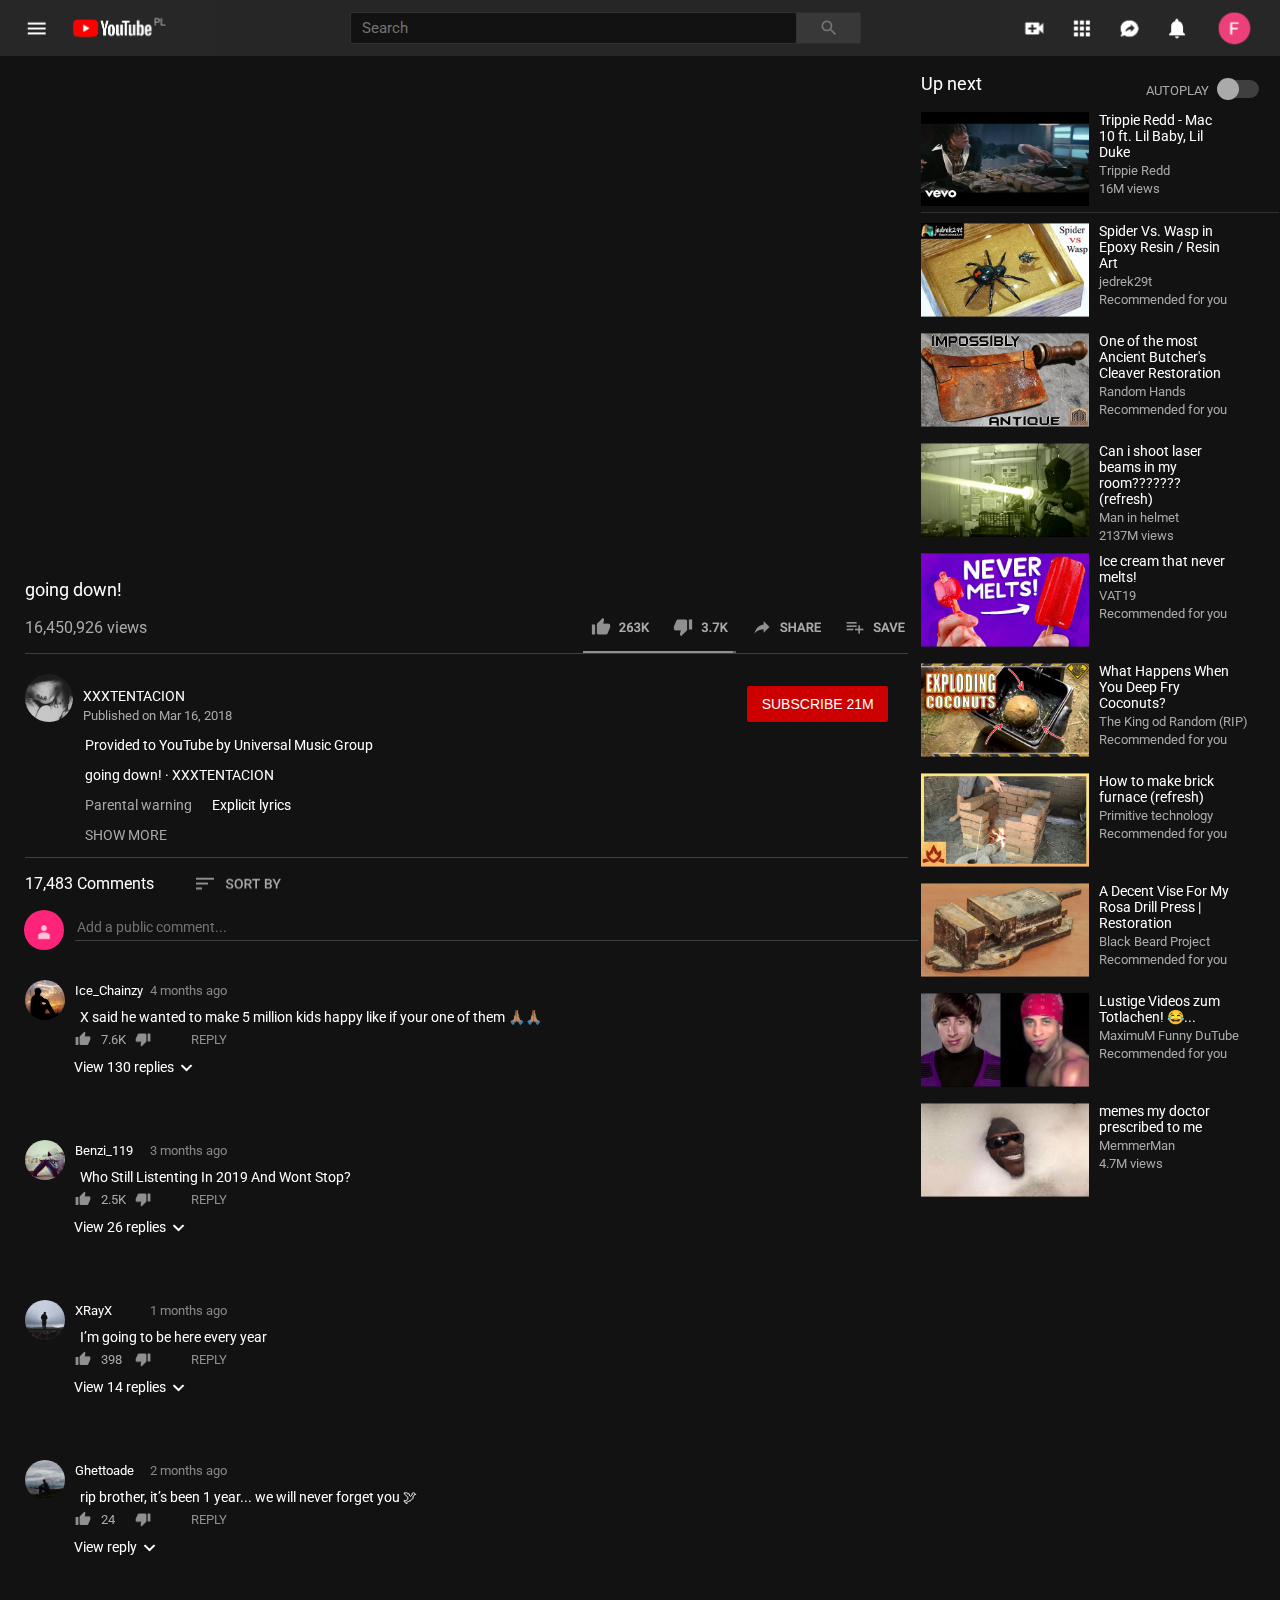
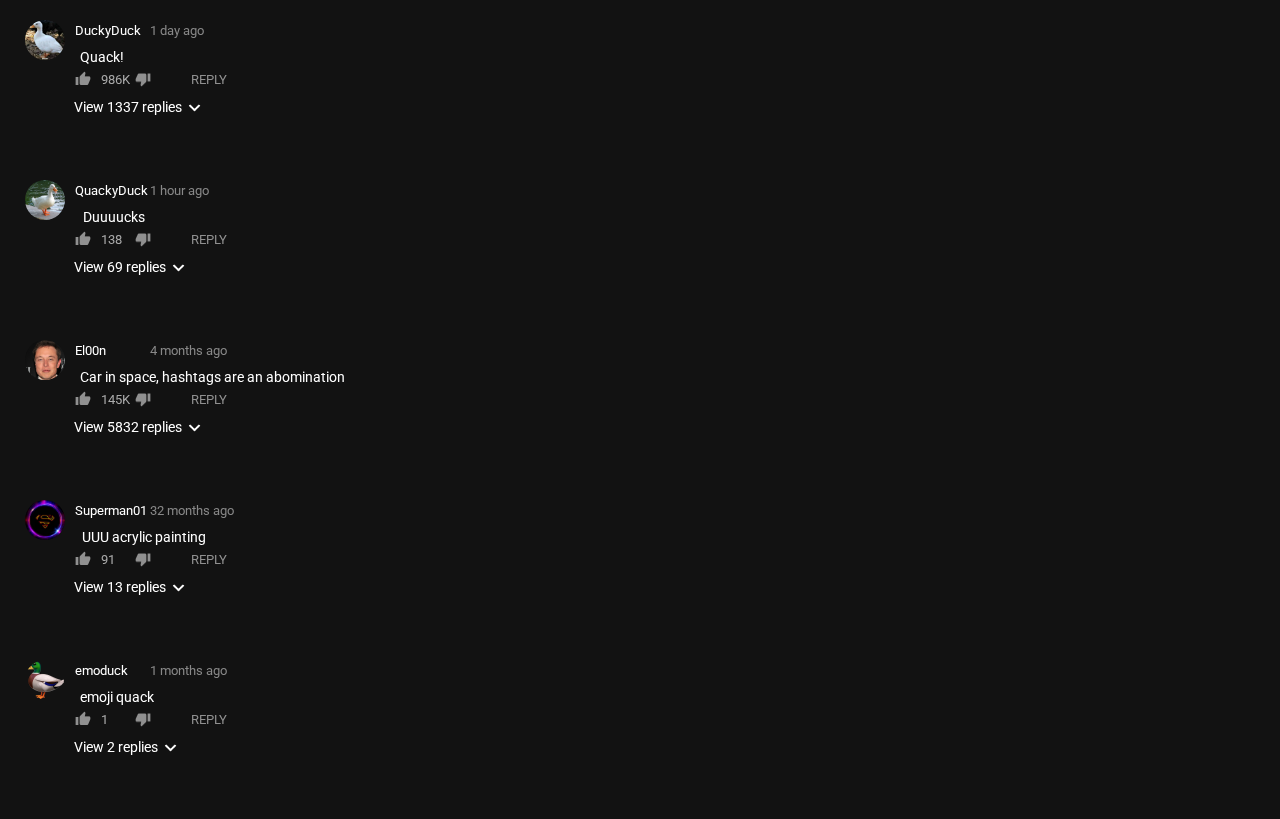
<file: index.html>
<!DOCTYPE html>
<html>
  <head>
    <title>going down! - YouTube</title>
    <link rel="shortcut icon" type="image/png" href="img/favicon.png"/>
    <link rel="stylesheet" href="styles/index.css"/>
    <link href="https://fonts.googleapis.com/css?family=Roboto&display=swap" rel="stylesheet">
  </head>
  <body>
    <header>
      <!-- search bar etc. -->
      <img src="img/left-searchbar.png" height="56px">
      <input type="text" placeholder="Search" class="searchbar">
      <img src="img/search-glass.png" height="32px" class="searchglass">   
      <img src="img/right-searchbar.png" height="56px" class="right-icons">
    </header>
    <section class="video">
      <!-- video, title, comments, description -->
      <iframe width="992" height="558" src="https://www.youtube.com/embed/t557dPspLxo" frameborder="0" allow="accelerometer; autoplay; encrypted-media; gyroscope; picture-in-picture" allowfullscreen></iframe>
    </section>
    <section class="title text">
        <!-- title and description -->
        <p>going down!</p>
        <p class="view-count">16,450,926 views</p>
        <img src="img/likes.png" height="45px" class="likes">
        <section class="channel">
          <img src="img/channel-picture.png" height="48px" width="48px" class="channel-picture">
          <p class="channel-name">XXXTENTACION</p>
          <p class="channel-published">Published on Mar 16, 2018</p>
          <a href="index.html"><button type="button" class="subscribe-button">SUBSCRIBE 21M</button></a>
          <p class="small-text text description">Provided to YouTube by Universal Music Group</p>
          <p class="small-text text description">going down! · XXXTENTACION</p>
          <p class="small-text text description parental-warning">Parental warning</p>
          <p class="small-text text description">Explicit lyrics</p>
          <a href="index.html"><p class="small-text text description parental-warning">SHOW MORE</p></a>
        </section>
        <section class="comments">
          <p class="text comment-count">17,483 Comments</p>
          <a href="index.html"><img src="img/sort-by.png" class="sort-by"></a>
          <img src="img/my-profile-picture.png" class="profile-picture">
          <input type="text" placeholder="Add a public comment..." class="comment-box text">
          <div class="first-comment">
            <img src="img/comment-01.png" height="40px" width="40px" class="comment-picture">
            <p class="text commenter-name">Ice_Chainzy</p>
            <p class="text comment-time">4 months ago</p>
            <p class="comment-text text">X said he wanted to make 5 million kids happy like if your one of them 🙏🏽🙏🏽</p>
            <img src="img/like.png" class="like-image" width="16">
            <p class="like-count text">7.6K</p>
            <img src="img/dislike.png" class="dislike-image" width="16">
            <p class="reply text">REPLY</p>
            <p class="replies text">View 130 replies</p>
            <img src="img/replies-arrow.png" width="15px" class="replies-arrow">
          </div>
          <div class="comment">
            <img src="img/comment-02.png" height="40px" width="40px" class="comment-picture">
            <p class="text commenter-name">Benzi_119</p>
            <p class="text comment-time">3 months ago</p>
            <p class="comment-text text">Who Still Listenting In 2019 And Wont Stop?</p>
            <img src="img/like.png" class="like-image" width="16">
            <p class="like-count text">2.5K</p>
            <img src="img/dislike.png" class="dislike-image" width="16">
            <p class="reply text">REPLY</p>
            <p class="replies text">View 26 replies</p>
            <img src="img/replies-arrow.png" width="15px" class="replies-arrow">
          </div>
          <div class="comment">
            <img src="img/comment-03.png" height="40px" width="40px" class="comment-picture">
            <p class="text commenter-name">XRayX</p>
            <p class="text comment-time">1 months ago</p>
            <p class="comment-text text">I’m going to be here every year</p>
            <img src="img/like.png" class="like-image" width="16">
            <p class="like-count text">398</p>
            <img src="img/dislike.png" class="dislike-image" width="16">
            <p class="reply text">REPLY</p>
            <p class="replies text">View 14 replies</p>
            <img src="img/replies-arrow.png" width="15px" class="replies-arrow">
          </div>
          <div class="comment">
            <img src="img/comment-04.png" height="40px" width="40px" class="comment-picture">
            <p class="text commenter-name">Ghettoade</p>
            <p class="text comment-time">2 months ago</p>
            <p class="comment-text text">rip brother, it’s been 1 year... we will never forget you 🕊</p>
            <img src="img/like.png" class="like-image" width="16">
            <p class="like-count text">24</p>
            <img src="img/dislike.png" class="dislike-image" width="16">
            <p class="reply text">REPLY</p>
            <p class="replies text">View reply</p>
            <img src="img/replies-arrow.png" width="15px" class="replies-arrow">
          </div>
          <div class="comment">
            <img src="img/comment-05.png" height="40px" width="40px" class="comment-picture">
            <p class="text commenter-name">DuckyDuck</p>
            <p class="text comment-time">1 day ago</p>
            <p class="comment-text text">Quack!</p>
            <img src="img/like.png" class="like-image" width="16">
            <p class="like-count text">986K</p>
            <img src="img/dislike.png" class="dislike-image" width="16">
            <p class="reply text">REPLY</p>
            <p class="replies text">View 1337 replies</p>
            <img src="img/replies-arrow.png" width="15px" class="replies-arrow">
          </div>
          <div class="comment">
            <img src="img/comment-06.png" height="40px" width="40px" class="comment-picture">
            <p class="text commenter-name">QuackyDuck</p>
            <p class="text comment-time">1 hour ago</p>
            <p class="comment-text text">Duuuucks</p>
            <img src="img/like.png" class="like-image" width="16">
            <p class="like-count text">138</p>
            <img src="img/dislike.png" class="dislike-image" width="16">
            <p class="reply text">REPLY</p>
            <p class="replies text">View 69 replies</p>
            <img src="img/replies-arrow.png" width="15px" class="replies-arrow">
          </div>
          <div class="comment">
            <img src="img/comment-07.png" height="40px" width="40px" class="comment-picture">
            <p class="text commenter-name">El00n</p>
            <p class="text comment-time">4 months ago</p>
            <p class="comment-text text">Car in space, hashtags are an abomination</p>
            <img src="img/like.png" class="like-image" width="16">
            <p class="like-count text">145K</p>
            <img src="img/dislike.png" class="dislike-image" width="16">
            <p class="reply text">REPLY</p>
            <p class="replies text">View 5832 replies</p>
            <img src="img/replies-arrow.png" width="15px" class="replies-arrow">
          </div>
          <div class="comment">
            <img src="img/comment-08.png" height="40px" width="40px" class="comment-picture">
            <p class="text commenter-name">Superman01</p>
            <p class="text comment-time">32 months ago</p>
            <p class="comment-text text">UUU acrylic painting</p>
            <img src="img/like.png" class="like-image" width="16">
            <p class="like-count text">91</p>
            <img src="img/dislike.png" class="dislike-image" width="16">
            <p class="reply text">REPLY</p>
            <p class="replies text">View 13 replies</p>
            <img src="img/replies-arrow.png" width="15px" class="replies-arrow">
          </div>
          <div class="comment">
            <img src="img/comment-09.png" height="40px" width="40px" class="comment-picture">
            <p class="text commenter-name">emoduck</p>
            <p class="text comment-time">1 months ago</p>
            <p class="comment-text text">emoji quack</p>
            <img src="img/like.png" class="like-image" width="16">
            <p class="like-count text">1</p>
            <img src="img/dislike.png" class="dislike-image" width="16">
            <p class="reply text">REPLY</p>
            <p class="replies text">View 2 replies</p>
            <img src="img/replies-arrow.png" width="15px" class="replies-arrow">
          </div>
        </section>
    </section>
    
         
    <aside> 
      <!-- suggested videos -->
      <p class="text">Up next</p>
      <p class="text autoplay">AUTOPLAY</p>
      <label class="switch">
        <input type="checkbox">
        <span class="slider round"></span> 
      </label>
      <div class="thumbnail-div first">
        <a href="index.html"><img width="168px" height="94px" src="img/min-01.jpg" class="thumbnail thumbnail-image"></a>
        <p class="text thumbnail-text">Trippie Redd - Mac 10 ft. Lil Baby, Lil Duke</p>
        <p class="text thumbnail-text-gray">Trippie Redd</p>
        <p class="text thumbnail-text-gray">16M views</p>
      </div>
      <div class="thumbnail-div">
        <a href="index.html"><img width="168px" height="94px" src="img/min-02.jpg" class="thumbnail thumbnail-image"></a>
        <p class="text thumbnail-text">Spider Vs. Wasp in Epoxy Resin / Resin Art</p>
        <p class="text thumbnail-text-gray">jedrek29t</p>
        <p class="text thumbnail-text-gray">Recommended for you</p>
      </div>
      <div class="thumbnail-div">
        <a href="index.html"><img width="168px" height="94px" src="img/min-03.jpg" class="thumbnail thumbnail-image"></a>
        <p class="text thumbnail-text">One of the most Ancient Butcher's Cleaver Restoration</p>
        <p class="text thumbnail-text-gray">Random Hands</p>
        <p class="text thumbnail-text-gray">Recommended for you</p>
      </div>
      <div class="thumbnail-div">
        <a href="index.html"><img width="168px" height="94px" src="img/min-04.jpg" class="thumbnail thumbnail-image"></a>
        <p class="text thumbnail-text">Can i shoot laser beams in my room??????? (refresh)</p>
        <p class="text thumbnail-text-gray">Man in helmet</p>
        <p class="text thumbnail-text-gray">2137M views</p>
      </div>
      <div class="thumbnail-div">
        <a href="index.html"><img width="168px" height="94px" src="img/min-05.jpg" class="thumbnail thumbnail-image"></a>
        <p class="text thumbnail-text">Ice cream that never melts!</p>
        <p class="text thumbnail-text-gray">VAT19</p>
        <p class="text thumbnail-text-gray">Recommended for you</p>
      </div>
      <div class="thumbnail-div">
        <a href="index.html"><img width="168px" height="94px" src="img/min-06.jpg" class="thumbnail thumbnail-image"></a>
        <p class="text thumbnail-text">What Happens When You Deep Fry Coconuts?</p>
        <p class="text thumbnail-text-gray">The King od Random (RIP)</p>
        <p class="text thumbnail-text-gray">Recommended for you</p>
      </div>
      <div class="thumbnail-div">
        <a href="index.html"><img width="168px" height="94px" src="img/min-07.jpg" class="thumbnail thumbnail-image"></a>
        <p class="text thumbnail-text">How to make brick furnace (refresh)</p>
        <p class="text thumbnail-text-gray">Primitive technology</p>
        <p class="text thumbnail-text-gray">Recommended for you</p>
      </div>
      <div class="thumbnail-div">
        <a href="index.html"><img width="168px" height="94px" src="img/min-08.jpg" class="thumbnail thumbnail-image"></a>
        <p class="text thumbnail-text">A Decent Vise For My Rosa Drill Press | Restoration</p>
        <p class="text thumbnail-text-gray">Black Beard Project</p>
        <p class="text thumbnail-text-gray">Recommended for you</p>
      </div>
      <div class="thumbnail-div">
        <a href="index.html"><img width="168px" height="94px" src="img/min-09.jpg" class="thumbnail thumbnail-image"></a>
        <p class="text thumbnail-text">Lustige Videos zum Totlachen! 😂... </p>
        <p class="text thumbnail-text-gray">MaximuM Funny DuTube</p>
        <p class="text thumbnail-text-gray">Recommended for you</p>
      </div>
      <div class="thumbnail-div">
        <a href="index.html"><img width="168px" height="94px" src="img/min-10.jpg" class="thumbnail thumbnail-image"></a>
        <p class="text thumbnail-text">memes my doctor prescribed to me</p>
        <p class="text thumbnail-text-gray">MemmerMan</p>
        <p class="text thumbnail-text-gray">4.7M views</p>
      </div>
    </aside>
  </body>
</html>
</file>
<file: styles/index.css>
body {
  background-color: #121212;
  height: 1500px;
  width: 100%;
}

header {
  background-color: #272727fa;
  width: 100%;
  height: 56px;
  position: fixed;
  top: 0;
  left: 0;
  z-index: 10;
}

aside {
  position: absolute;
  top: 55px;
  right: 1px;
  width: 28%;
  height: 1500px;
}

.right-icons {
  position: absolute;
  right: 0;
}

.searchbar {
  background-color: #121212;
  color: #e2e2e2;
  width: 433px;
  height: 28px;
  font-family: Roboto, Arial, sans-serif;
  font-size: 15px;
  position: fixed;
  top: 12px;
  left: 350px;
  border: 1px #303030 solid;
  border-radius: 3px;
  padding-left: 10px;
}

.searchbar::placeholder {
  color: #737373;
  padding-left: 1px;
}

.searchbar:focus {
  border: 1px #1c62b9 solid;
  outline: none;
}

.searchglass {
  position: fixed;
  top: 12px;
  left: 796px;
}

.video {
  position: absolute;
  top: 70px;
  left: 25px;
  width: 100%;
}

.video iframe {
  width: 69vw; 
  height: 38.8vw;
}

.title {
  /* background-color: aqua; */
  position: absolute;
  top: 43.8vw;
  left: 25px;
  
  width: 69%;
  margin: 0 0;
}

.text {
  color: #ffffff;
  font-family: Roboto, Arial, sans-serif;
  font-size: 18px;
}

.view-count {
  font-size: 16px;
  color: #aaaaaa;
  width: 992px;
}

.likes {
  padding: 0;
  margin: 0;
  position: absolute;
  top: 47px;
  left: 60%;
}

.channel {
  border-top: 1px solid #3f3f3f;
  padding-top: 20px;
  border-bottom: 1px solid #3f3f3f;
  padding-bottom: 30px;
}

.channel-picture {
  border-radius: 100px;
  float: left;
  margin-right: 10px;
}

.channel-name {
  font-size: 14px;
}

.channel-published {
  color: #aaaaaa;
  font-size: 13px;
  margin-top: -10px;
}

.subscribe-button {
  float: right;
  background-color: #CC0000;
  border: none;
  border-radius: 2px;
  width: 141px;
  height: 36px;
  color: white;
  font-size: 14px;
  position: relative;
  top: -50px;
  right: 20px;
}

.small-text {
  font-size: 14px;
}

.subscribe-button:focus {
  outline: none;
}

.description {
  margin-left: 60px;
}

.parental-warning {
  color: #aaaaaa;
  float: left;
  margin-right: 20px;
  margin-top: 0;
}

.comment-count {
  font-size: 16px;
  float: left;
  margin-right: 40px;
}

.sort-by {
  width: 87.5px;
  position: relative;
  top: 12px;
}

.profile-picture {
  border-radius: 100px;
  display: block;
  width: 40px;
  position: relative;
  top: 20px;
  left: -170px;
}

.comment-box {
  position: relative;
  left: 50px;
  top: -15px;
  background-color: #121212;
  font-size: 14px;
  border: none;
  border-bottom: 1px solid #3f3f3f;
  padding-bottom: 5px; 
  color: white;
  width: 95%;
}

.comment-box:focus {
  outline: none;
}

.comment-box::placeholder {
  color: #737373;
}

.first-comment {
  margin-top: 24px;
  width: 70%;
  position: relative;
}

.comment {
  margin-top: 24px;
  width: 70%;
  position: relative;
}

.comments {
  display: block;
}

.comment-picture {
  border-radius: 100px;
  float: left;
}

.commenter-name {
  font-size: 13px;
  margin-left: 10px;
  position: relative;
  top: -10px;
  float: left;
}

.comment-time {
  font-size: 13px;
  color: #888888;
  margin-left: 125px;
  position: relative;
  top: 3px;
}

.comment-text {
  font-size: 14px;
  margin-left: 120px;
  position: relative;
  left: -65px;
}

.like-image {
  position: relative;
  left: 50px;
  top: -8px;
  float: left;
}

.like-count {
  position: relative;
  left: 60px;
  top: -7px;
  color: #aaaaaa;
  font-size: 13px;
}

.dislike-image {
  position: relative;
  left: 110px;
  top: -34px;
  float: left;
}

.reply {
  color: #909090;
  font-size: 13px;
  position: relative;
  left: 150px;
  top: -35px;
}

.replies {
  font-size: 14px;
  float: left;
  position: relative;
  top: -50px;
  left: 49px;
}

.replies-arrow {
  position: relative;
  top: -38px;
  left: 54px;
}

/* RIGHT SIDE */
.autoplay {
  font-size: 13px;
  color: #aaaaaa;
  position: absolute;
  top: 15px;
  right: 70px;
}

.thumbnail-text {
  font-size: 14px;
  margin-left: 10px;
  margin-right: 50px;
  margin-top: 0;
  margin-bottom: 0;
}

.thumbnail-div {
  display: block;
  margin-top: 10px;
  height: 100px;
}

.thumbnail-text-gray { 
  justify-content:flex-start; 
  flex-direction: column; 
  font-size: 13px;
  padding-left: 100px;
  color: #aaaaaa;
  margin: 3px 0;  
}

.thumbnail-image {
  float: left;
  margin-right: 10px;
}

.first {
  border-bottom: #303030 1px solid;
  height: 100px;
}



/* The switch - the box around the slider */
.switch {
  position: absolute;
  display: inline-block;
  width: 40px;
  height: 34px;
  right: 20px;
  top: 25px;
}

/* Hide default HTML checkbox */
.switch input {
  opacity: 0;
  width: 0;
  height: 0;
}

/* The slider */
.slider {
  position: absolute;
  cursor: pointer;
  top: 0;
  left: 0;
  right: 0;
  bottom: 0;
  background-color: #3f3f3f;
  -webkit-transition: .4s;
  transition: .4s;
  height: 18px;
}

.slider:before {
  position: absolute;
  content: "";
  height: 22px;
  width: 22px;
  left: -2px;
  bottom: -2px;
  background-color: #aaaaaa;
  -webkit-transition: .2s;
  transition: .2s;
}

input:checked + .slider.round::before {
  background-color: #2196F3;
}

input:focus + .slider {
  box-shadow: 0 0 1px #2196F3;
}

input:checked + .slider:before {
  -webkit-transform: translateX(26px);
  -ms-transform: translateX(26px);
  transform: translateX(26px);
}

/* Rounded sliders */
.slider.round {
  border-radius: 34px;
}

.slider.round:before {
  border-radius: 50%;
}
</file>
